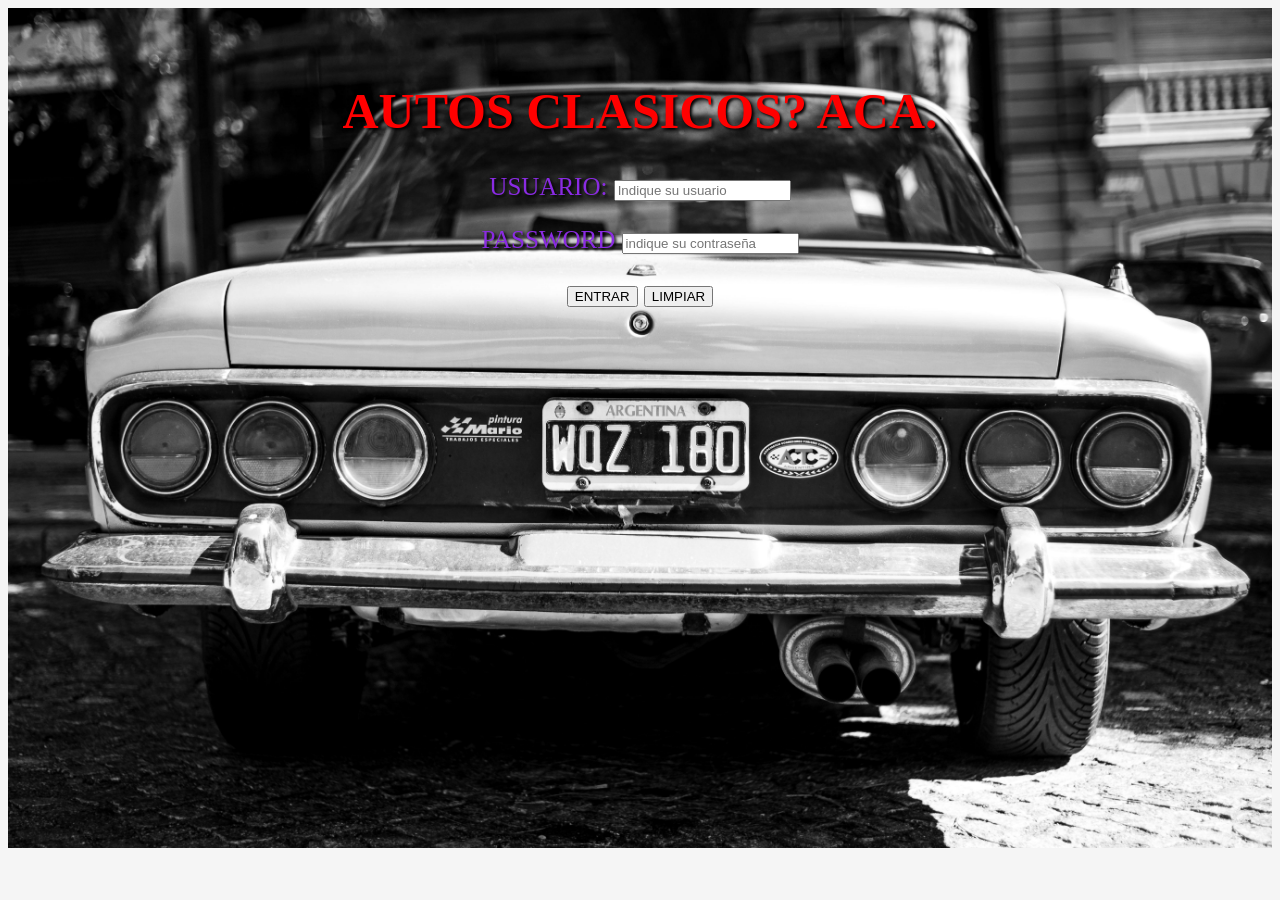
<file: index.html>
<!DOCTYPE html>
<html lang="en">
<head>
    <meta charset="UTF-8">
    <meta name="viewport" content="width=device-width, initial-scale=1.0">
    <title>SISTEMA DE AUTOS</title>
    <link rel="stylesheet" href="estiloproyecto1.css">
</head>
 <script src="prueba.js"></script>
<body>
    <div id="contenedor1">
    <H1>AUTOS CLASICOS? ACA.</H1>
    <p>USUARIO: <input type="text" id="usuario" placeholder="Indique su usuario"></p>
    <p>PASSWORD <input type="password" id="clave" placeholder="indique su contraseña"></p>
    <button onclick="validar()">ENTRAR</button>
    <button onclick="limpiar()">LIMPIAR</button>

</div>
</body>
</html>
</file>
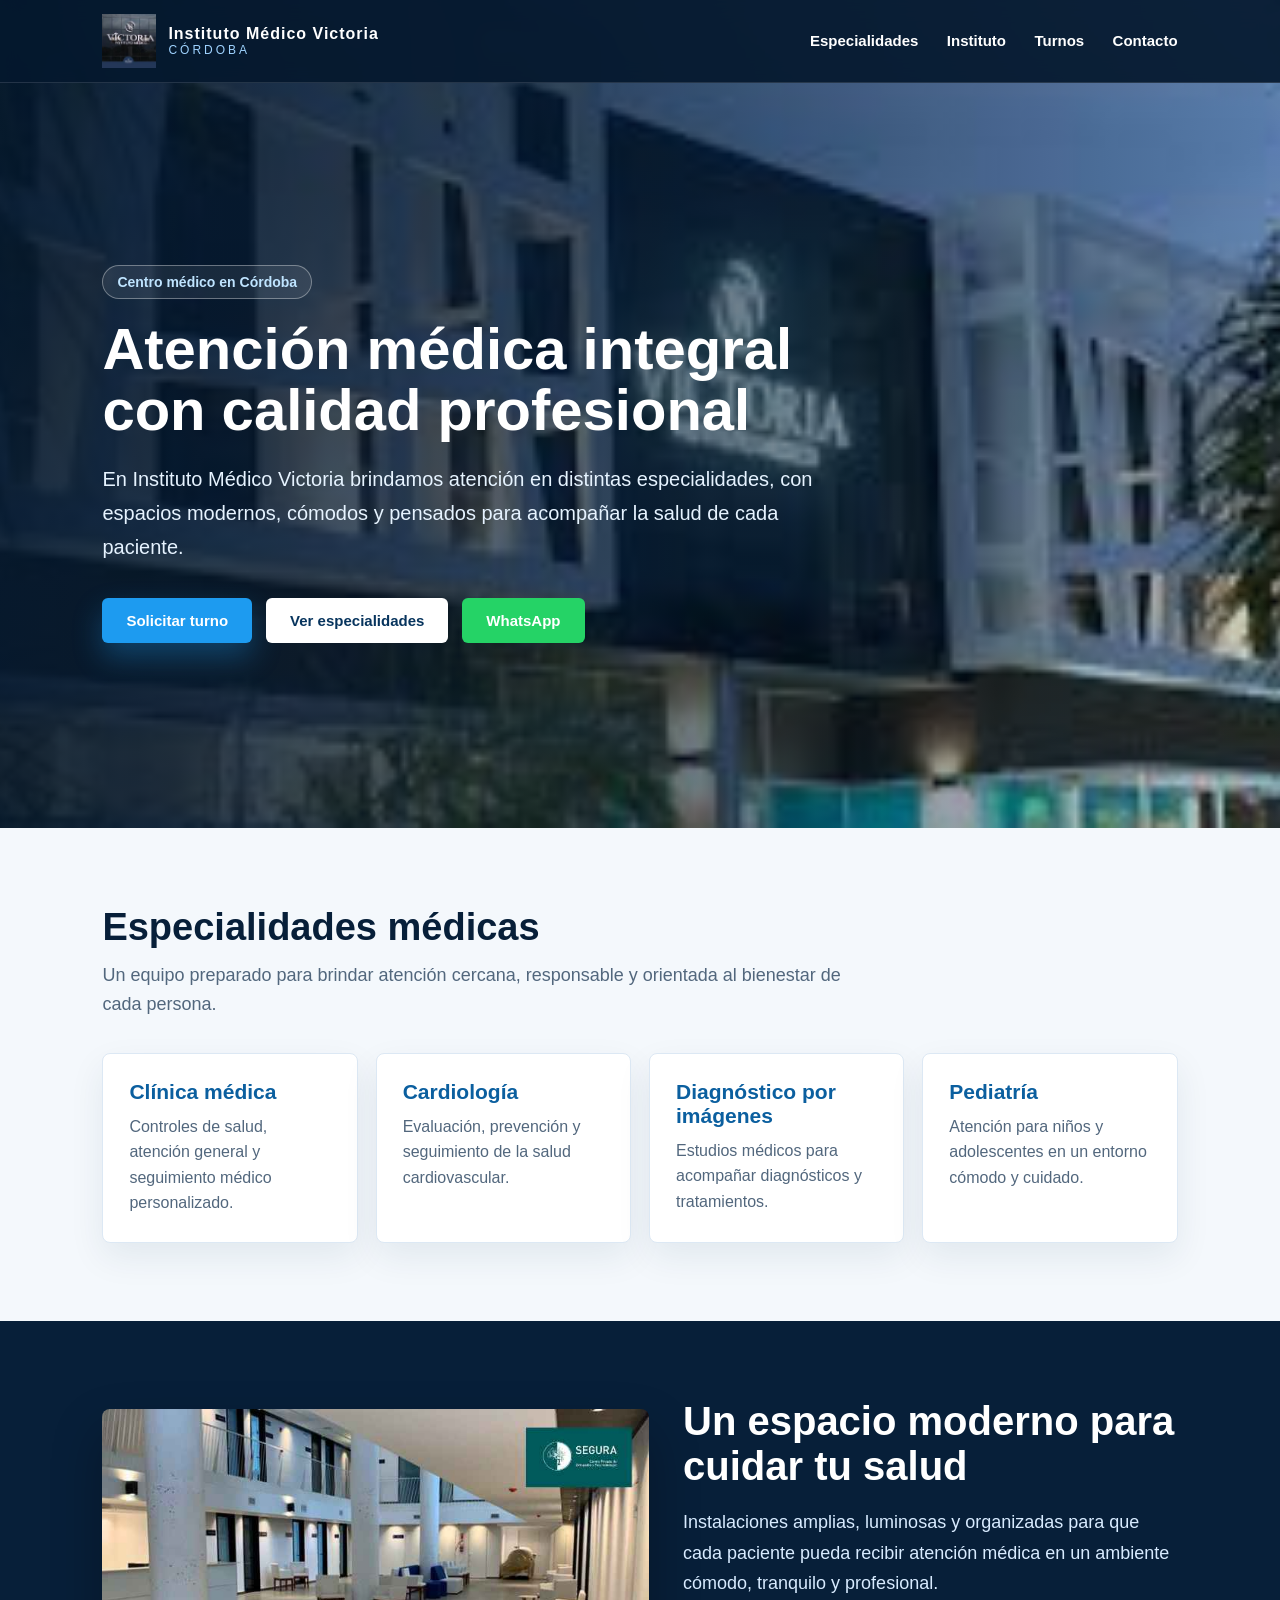
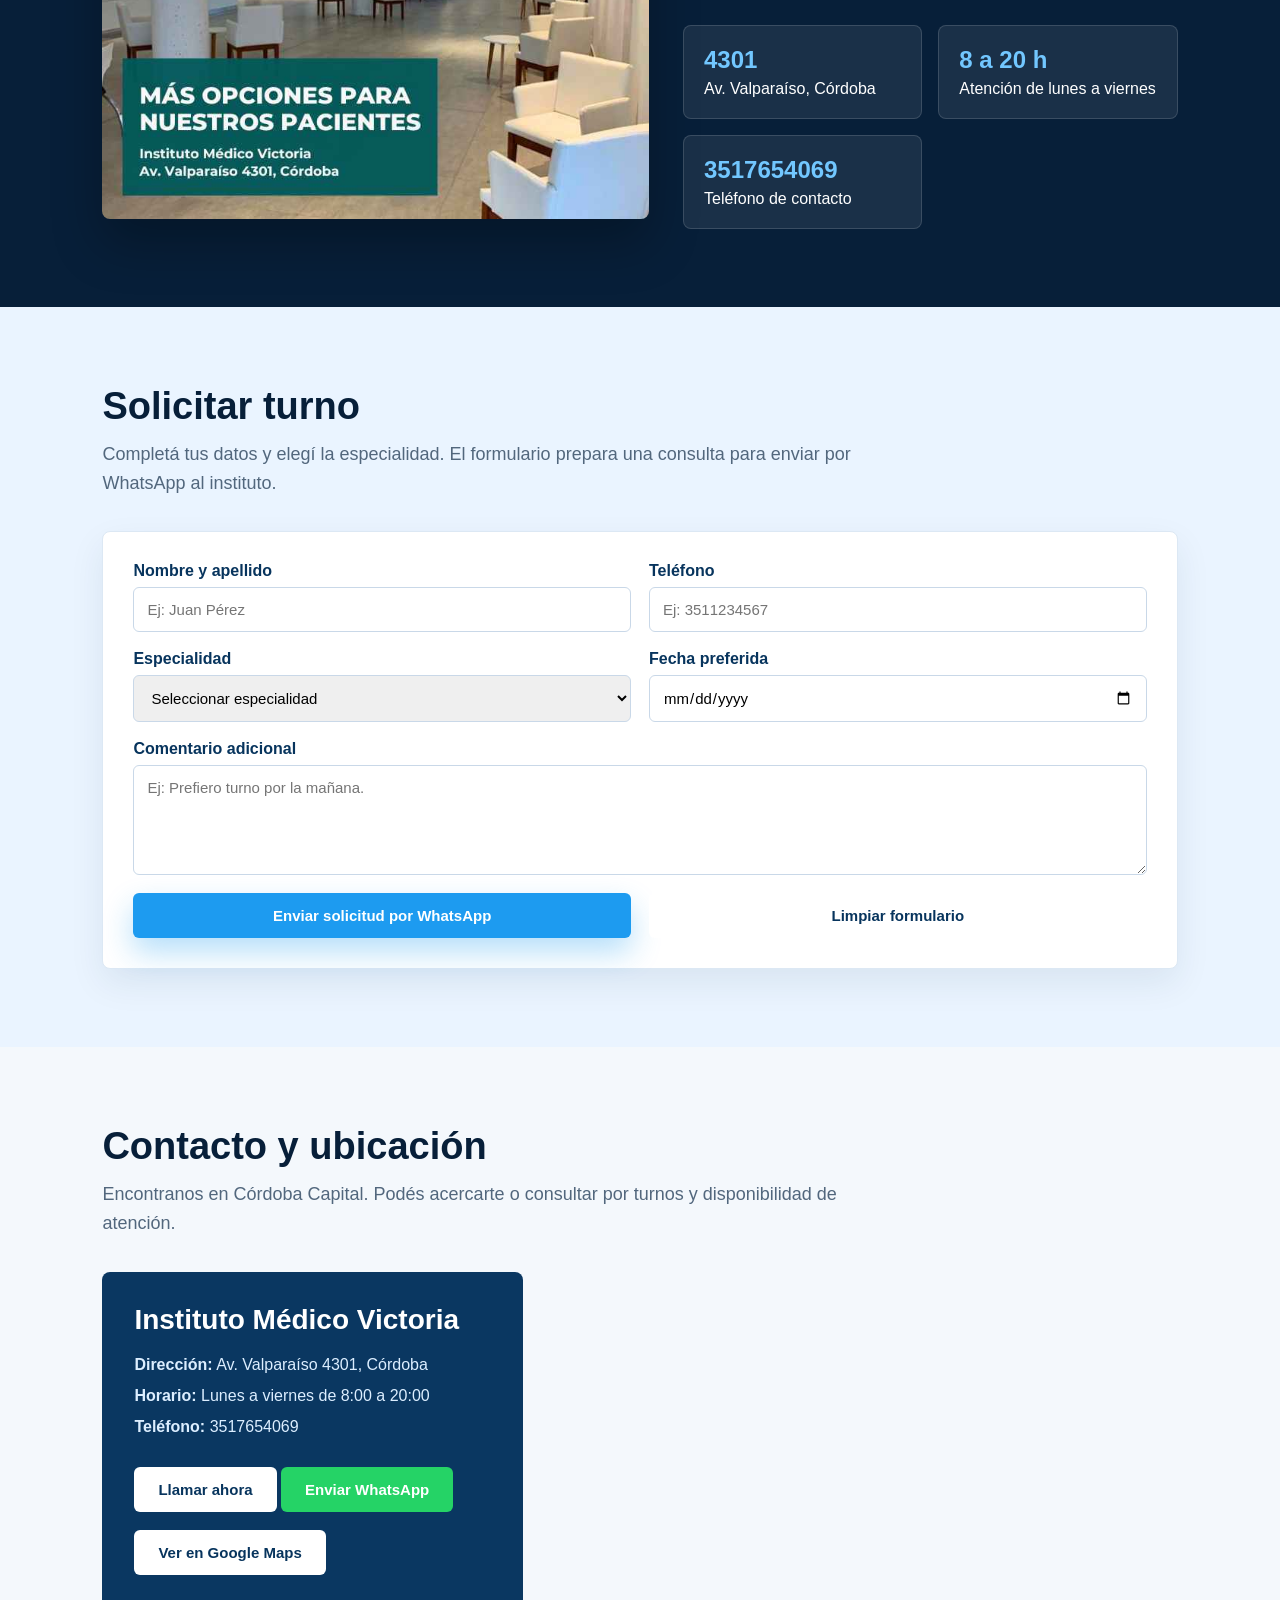
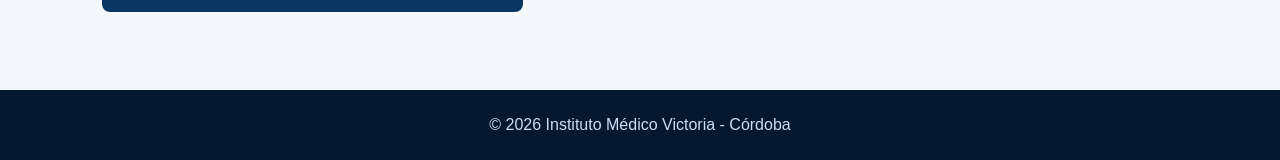
<file: proyectowebjcc}/index.html>
<!DOCTYPE html>
<html lang="es">
<head>
  <meta charset="UTF-8" />
  <meta name="viewport" content="width=device-width, initial-scale=1.0" />
  <title>Instituto Médico Victoria</title>

  <style>
    * {
      box-sizing: border-box;
      margin: 0;
      padding: 0;
    }

    html {
      scroll-behavior: smooth;
    }

    body {
      font-family: "Segoe UI", Arial, sans-serif;
      color: #102033;
      background: #f4f8fc;
    }

    header {
      position: fixed;
      top: 0;
      width: 100%;
      z-index: 10;
      padding: 14px 8%;
      display: flex;
      justify-content: space-between;
      align-items: center;
      background: rgba(5, 24, 46, 0.92);
      backdrop-filter: blur(10px);
      border-bottom: 1px solid rgba(255,255,255,0.12);
      transition: 0.3s;
    }

    header.scrolled {
      padding: 9px 8%;
      background: rgba(3, 18, 34, 0.97);
      box-shadow: 0 12px 30px rgba(0,0,0,0.25);
    }

    .marca {
      display: flex;
      align-items: center;
      gap: 12px;
      color: white;
      font-weight: 800;
      letter-spacing: 1px;
    }

    .marca img {
      height: 54px;
      width: auto;
      display: block;
    }

    .marca-texto span {
      display: block;
      font-size: 12px;
      font-weight: 500;
      letter-spacing: 3px;
      color: #9fd3ff;
    }

    nav a {
      color: white;
      text-decoration: none;
      margin-left: 24px;
      font-weight: 600;
      font-size: 15px;
    }

    nav a:hover {
      color: #72c7ff;
    }

    .hero {
      min-height: 92vh;
      padding: 150px 8% 70px;
      display: flex;
      align-items: center;
      background:
        linear-gradient(90deg, rgba(4, 24, 46, 0.92), rgba(4, 24, 46, 0.62), rgba(4, 24, 46, 0.18)),
        url("fachada-victoria.jpg");
      background-size: cover;
      background-position: center;
      color: white;
    }

    .hero-contenido {
      max-width: 720px;
    }

    .etiqueta {
      display: inline-block;
      padding: 8px 14px;
      margin-bottom: 20px;
      border: 1px solid rgba(255,255,255,0.35);
      border-radius: 999px;
      color: #bfe4ff;
      background: rgba(255,255,255,0.08);
      font-weight: 700;
      font-size: 14px;
    }

    h1 {
      font-size: 58px;
      line-height: 1.05;
      margin-bottom: 22px;
    }

    .hero p {
      font-size: 20px;
      line-height: 1.7;
      margin-bottom: 34px;
      color: #e6f3ff;
    }

    .acciones {
      display: flex;
      gap: 14px;
      flex-wrap: wrap;
    }

    .btn {
      padding: 14px 24px;
      border-radius: 6px;
      text-decoration: none;
      font-weight: 800;
      transition: 0.2s;
      display: inline-block;
      border: none;
      cursor: pointer;
      font-size: 15px;
    }

    .btn-principal {
      background: #1d9bf0;
      color: white;
      box-shadow: 0 14px 30px rgba(29, 155, 240, 0.32);
    }

    .btn-principal:hover {
      background: #0b86d8;
      transform: translateY(-2px);
    }

    .btn-secundario {
      background: white;
      color: #07345d;
    }

    .btn-secundario:hover {
      background: #dff2ff;
      transform: translateY(-2px);
    }

    .btn-whatsapp {
      background: #25d366;
      color: white;
    }

    .btn-whatsapp:hover {
      background: #1eb85a;
      transform: translateY(-2px);
    }

    section {
      padding: 78px 8%;
    }

    .titulo {
      max-width: 760px;
      margin-bottom: 34px;
    }

    .titulo h2 {
      font-size: 38px;
      margin-bottom: 12px;
      color: #071f39;
    }

    .titulo p {
      font-size: 18px;
      color: #52677d;
      line-height: 1.6;
    }

    .cards {
      display: grid;
      grid-template-columns: repeat(auto-fit, minmax(230px, 1fr));
      gap: 18px;
    }

    .card {
      background: white;
      border: 1px solid #dce8f4;
      border-radius: 8px;
      padding: 26px;
      box-shadow: 0 14px 35px rgba(13, 45, 76, 0.08);
    }

    .card h3 {
      color: #0b5f9f;
      margin-bottom: 10px;
      font-size: 21px;
    }

    .card p {
      color: #52677d;
      line-height: 1.6;
    }

    .bloque-imagen {
      display: grid;
      grid-template-columns: 1.05fr 0.95fr;
      gap: 34px;
      align-items: center;
      background: #071f39;
      color: white;
    }

    .bloque-imagen img {
      width: 100%;
      border-radius: 8px;
      box-shadow: 0 24px 50px rgba(0,0,0,0.28);
      display: block;
    }

    .bloque-imagen h2 {
      font-size: 40px;
      margin-bottom: 18px;
    }

    .bloque-imagen p {
      color: #d8ebff;
      font-size: 18px;
      line-height: 1.7;
      margin-bottom: 22px;
    }

    .datos {
      display: grid;
      grid-template-columns: repeat(auto-fit, minmax(220px, 1fr));
      gap: 16px;
      margin-top: 26px;
    }

    .dato {
      padding: 20px;
      border-radius: 8px;
      background: rgba(255,255,255,0.08);
      border: 1px solid rgba(255,255,255,0.14);
    }

    .dato strong {
      display: block;
      font-size: 24px;
      color: #72c7ff;
      margin-bottom: 6px;
    }

    .turnos {
      background: #eaf4ff;
    }

    form {
      display: grid;
      grid-template-columns: repeat(2, 1fr);
      gap: 18px;
      background: white;
      padding: 30px;
      border-radius: 8px;
      border: 1px solid #dce8f4;
      box-shadow: 0 14px 35px rgba(13, 45, 76, 0.08);
    }

    .campo {
      display: flex;
      flex-direction: column;
      gap: 7px;
    }

    .campo.completo {
      grid-column: 1 / -1;
    }

    label {
      font-weight: 700;
      color: #07345d;
    }

    input,
    select,
    textarea {
      padding: 13px;
      border: 1px solid #c9d8e8;
      border-radius: 6px;
      font-family: inherit;
      font-size: 15px;
      outline: none;
    }

    input:focus,
    select:focus,
    textarea:focus {
      border-color: #1d9bf0;
      box-shadow: 0 0 0 3px rgba(29, 155, 240, 0.14);
    }

    textarea {
      resize: vertical;
      min-height: 110px;
    }

    .mensaje-formulario {
      grid-column: 1 / -1;
      display: none;
      padding: 14px;
      border-radius: 6px;
      font-weight: 700;
    }

    .mensaje-formulario.ok {
      display: block;
      background: #d9fbe7;
      color: #116336;
      border: 1px solid #9ee6b8;
    }

    .mensaje-formulario.error {
      display: block;
      background: #ffe1e1;
      color: #8a1f1f;
      border: 1px solid #f2abab;
    }

    .contacto {
      display: grid;
      grid-template-columns: 0.8fr 1.2fr;
      gap: 24px;
    }

    .panel-contacto {
      background: #0a3761;
      color: white;
      padding: 32px;
      border-radius: 8px;
    }

    .panel-contacto h3 {
      font-size: 28px;
      margin-bottom: 20px;
    }

    .panel-contacto p {
      margin-bottom: 13px;
      color: #dceeff;
    }

    iframe {
      width: 100%;
      height: 340px;
      border: 0;
      border-radius: 8px;
    }

    footer {
      padding: 26px 8%;
      background: #04182e;
      color: #c9def2;
      text-align: center;
    }

    @media (max-width: 800px) {
      header {
        position: static;
        display: block;
      }

      .marca {
        margin-bottom: 12px;
      }

      nav a {
        display: inline-block;
        margin: 8px 14px 0 0;
      }

      .hero {
        min-height: auto;
        padding: 80px 8%;
      }

      h1 {
        font-size: 38px;
      }

      .hero p {
        font-size: 17px;
      }

      .bloque-imagen,
      .contacto,
      form {
        grid-template-columns: 1fr;
      }

      .bloque-imagen h2,
      .titulo h2 {
        font-size: 30px;
      }
    }
  </style>
</head>

<body>
  <header id="header">
    <div class="marca">
      <img src="logo-victoria.jpg" alt="Logo Instituto Médico Victoria">
      <div class="marca-texto">
        Instituto Médico Victoria
        <span>CÓRDOBA</span>
      </div>
    </div>

    <nav>
      <a href="#especialidades">Especialidades</a>
      <a href="#instituto">Instituto</a>
      <a href="#turnos">Turnos</a>
      <a href="#contacto">Contacto</a>
    </nav>
  </header>

  <main>
    <section class="hero">
      <div class="hero-contenido">
        <span class="etiqueta">Centro médico en Córdoba</span>
        <h1>Atención médica integral con calidad profesional</h1>
        <p>
          En Instituto Médico Victoria brindamos atención en distintas especialidades,
          con espacios modernos, cómodos y pensados para acompañar la salud de cada paciente.
        </p>

        <div class="acciones">
          <a class="btn btn-principal" href="#turnos">Solicitar turno</a>
          <a class="btn btn-secundario" href="#especialidades">Ver especialidades</a>
          <a class="btn btn-whatsapp" href="https://wa.me/543517654069" target="_blank">WhatsApp</a>
        </div>
      </div>
    </section>

    <section id="especialidades">
      <div class="titulo">
        <h2>Especialidades médicas</h2>
        <p>
          Un equipo preparado para brindar atención cercana, responsable y orientada
          al bienestar de cada persona.
        </p>
      </div>

      <div class="cards">
        <div class="card">
          <h3>Clínica médica</h3>
          <p>Controles de salud, atención general y seguimiento médico personalizado.</p>
        </div>

        <div class="card">
          <h3>Cardiología</h3>
          <p>Evaluación, prevención y seguimiento de la salud cardiovascular.</p>
        </div>

        <div class="card">
          <h3>Diagnóstico por imágenes</h3>
          <p>Estudios médicos para acompañar diagnósticos y tratamientos.</p>
        </div>

        <div class="card">
          <h3>Pediatría</h3>
          <p>Atención para niños y adolescentes en un entorno cómodo y cuidado.</p>
        </div>
      </div>
    </section>

    <section id="instituto" class="bloque-imagen">
      <img src="interior-victoria.jpg" alt="Interior del Instituto Médico Victoria">

      <div>
        <h2>Un espacio moderno para cuidar tu salud</h2>
        <p>
          Instalaciones amplias, luminosas y organizadas para que cada paciente
          pueda recibir atención médica en un ambiente cómodo, tranquilo y profesional.
        </p>

        <div class="datos">
          <div class="dato">
            <strong>4301</strong>
            Av. Valparaíso, Córdoba
          </div>
          <div class="dato">
            <strong>8 a 20 h</strong>
            Atención de lunes a viernes
          </div>
          <div class="dato">
            <strong>3517654069</strong>
            Teléfono de contacto
          </div>
        </div>
      </div>
    </section>

    <section id="turnos" class="turnos">
      <div class="titulo">
        <h2>Solicitar turno</h2>
        <p>
          Completá tus datos y elegí la especialidad. El formulario prepara una consulta
          para enviar por WhatsApp al instituto.
        </p>
      </div>

      <form id="formTurno">
        <div class="campo">
          <label for="nombre">Nombre y apellido</label>
          <input type="text" id="nombre" placeholder="Ej: Juan Pérez">
        </div>

        <div class="campo">
          <label for="telefono">Teléfono</label>
          <input type="tel" id="telefono" placeholder="Ej: 3511234567">
        </div>

        <div class="campo">
          <label for="especialidad">Especialidad</label>
          <select id="especialidad">
            <option value="">Seleccionar especialidad</option>
            <option value="Clínica médica">Clínica médica</option>
            <option value="Cardiología">Cardiología</option>
            <option value="Diagnóstico por imágenes">Diagnóstico por imágenes</option>
            <option value="Pediatría">Pediatría</option>
          </select>
        </div>

        <div class="campo">
          <label for="fecha">Fecha preferida</label>
          <input type="date" id="fecha">
        </div>

        <div class="campo completo">
          <label for="mensaje">Comentario adicional</label>
          <textarea id="mensaje" placeholder="Ej: Prefiero turno por la mañana."></textarea>
        </div>

        <div id="mensajeFormulario" class="mensaje-formulario"></div>

        <button class="btn btn-principal" type="submit">Enviar solicitud por WhatsApp</button>
        <button class="btn btn-secundario" type="button" id="limpiarFormulario">Limpiar formulario</button>
      </form>
    </section>

    <section id="contacto">
      <div class="titulo">
        <h2>Contacto y ubicación</h2>
        <p>
          Encontranos en Córdoba Capital. Podés acercarte o consultar por turnos
          y disponibilidad de atención.
        </p>
      </div>

      <div class="contacto">
        <div class="panel-contacto">
          <h3>Instituto Médico Victoria</h3>
          <p><strong>Dirección:</strong> Av. Valparaíso 4301, Córdoba</p>
          <p><strong>Horario:</strong> Lunes a viernes de 8:00 a 20:00</p>
          <p><strong>Teléfono:</strong> 3517654069</p>

          <br>

          <a class="btn btn-secundario" href="tel:3517654069">Llamar ahora</a>
          <a class="btn btn-whatsapp" href="https://wa.me/543517654069" target="_blank">Enviar WhatsApp</a>

          <br><br>

          <a
            class="btn btn-secundario"
            href="https://www.google.com/maps/search/?api=1&query=Av.+Valparaiso+4301+Cordoba"
            target="_blank">
            Ver en Google Maps
          </a>
        </div>

        <iframe
          src="https://www.google.com/maps?q=Av.%20Valparaiso%204301%20Cordoba&output=embed"
          loading="lazy">
        </iframe>
      </div>
    </section>
  </main>

  <footer>
    <p>© 2026 Instituto Médico Victoria - Córdoba</p>
  </footer>

  <script>
    const header = document.getElementById("header");
    const formTurno = document.getElementById("formTurno");
    const mensajeFormulario = document.getElementById("mensajeFormulario");
    const limpiarFormulario = document.getElementById("limpiarFormulario");

    window.addEventListener("scroll", function () {
      if (window.scrollY > 40) {
        header.classList.add("scrolled");
      } else {
        header.classList.remove("scrolled");
      }
    });

    formTurno.addEventListener("submit", function (event) {
      event.preventDefault();

      const nombre = document.getElementById("nombre").value.trim();
      const telefono = document.getElementById("telefono").value.trim();
      const especialidad = document.getElementById("especialidad").value;
      const fecha = document.getElementById("fecha").value;
      const mensaje = document.getElementById("mensaje").value.trim();

      if (nombre === "" || telefono === "" || especialidad === "" || fecha === "") {
        mostrarMensaje("Por favor completá nombre, teléfono, especialidad y fecha preferida.", "error");
        return;
      }

      if (telefono.length < 8) {
        mostrarMensaje("Ingresá un teléfono válido.", "error");
        return;
      }

      const textoWhatsApp =
        "Hola, quiero solicitar un turno en Instituto Médico Victoria.%0A%0A" +
        "Nombre: " + encodeURIComponent(nombre) + "%0A" +
        "Teléfono: " + encodeURIComponent(telefono) + "%0A" +
        "Especialidad: " + encodeURIComponent(especialidad) + "%0A" +
        "Fecha preferida: " + encodeURIComponent(fecha) + "%0A" +
        "Comentario: " + encodeURIComponent(mensaje || "Sin comentario adicional");

      mostrarMensaje("Solicitud preparada. Se abrirá WhatsApp para enviar el mensaje.", "ok");

      setTimeout(function () {
        window.open("https://wa.me/543517654069?text=" + textoWhatsApp, "_blank");
      }, 700);
    });

    limpiarFormulario.addEventListener("click", function () {
      formTurno.reset();
      mensajeFormulario.className = "mensaje-formulario";
      mensajeFormulario.textContent = "";
    });

    function mostrarMensaje(texto, tipo) {
      mensajeFormulario.textContent = texto;
      mensajeFormulario.className = "mensaje-formulario " + tipo;
    }
  </script>
</body>
</html>
</file>
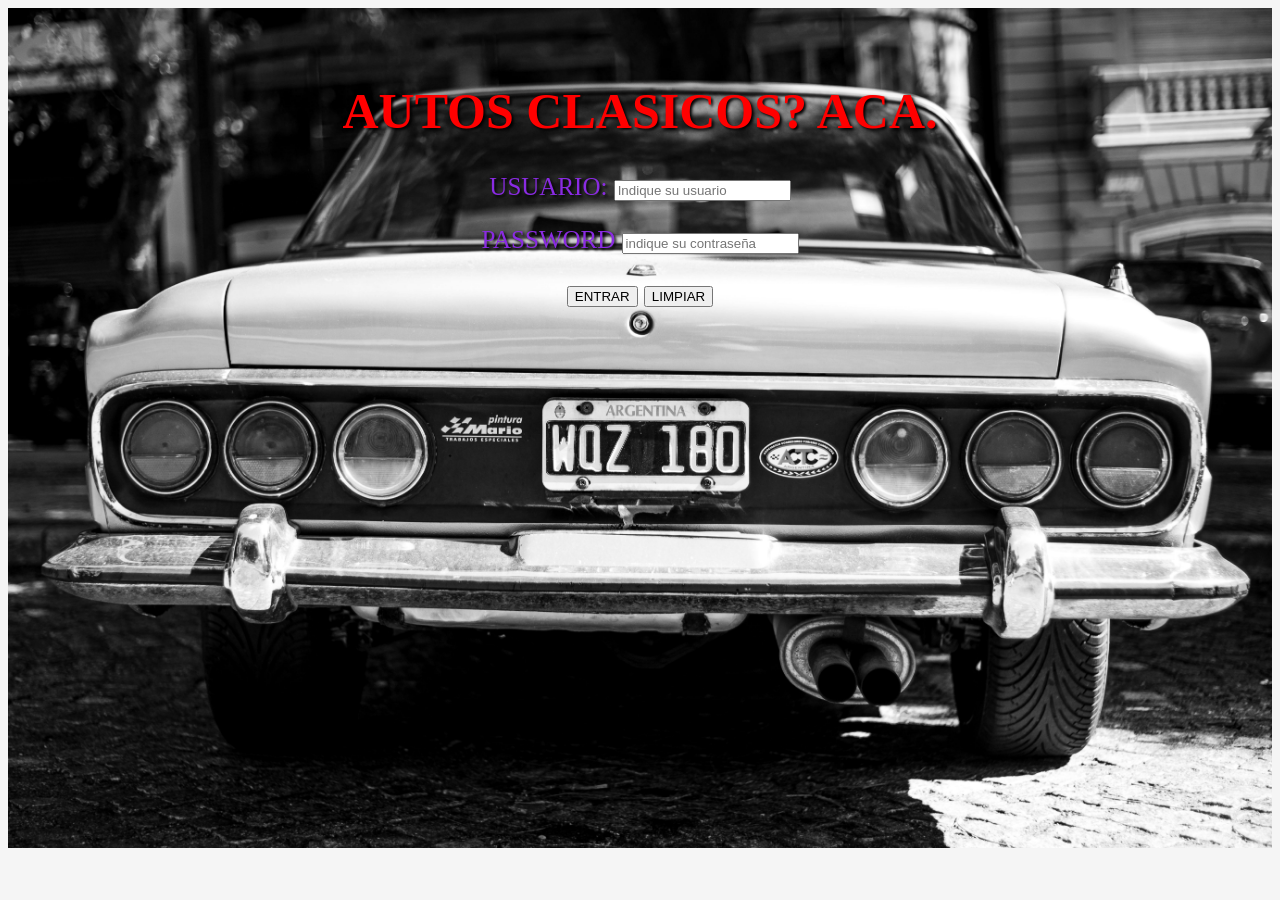
<file: autos.html>
<!DOCTYPE html>
<html lang="en">
<head>
    <meta charset="UTF-8">
    <meta name="viewport" content="width=device-width, initial-scale=1.0">
    <title>SISTEMA DE AUTOS</title>
    <link rel="stylesheet" href="estiloproyecto1.css">
</head>
 <script src="prueba.js"></script>
<body>
    <div id="contenedor1">
    <H1>AUTOS CLASICOS? ACA.</H1>
    <p>USUARIO: <input type="text" id="usuario" placeholder="Indique su usuario"></p>
    <p>PASSWORD <input type="password" id="clave" placeholder="indique su contraseña"></p>
    <button onclick="validar()">ENTRAR</button>
    <button onclick="limpiar()">LIMPIAR</button>

</div>
</body>
</html>
</file>
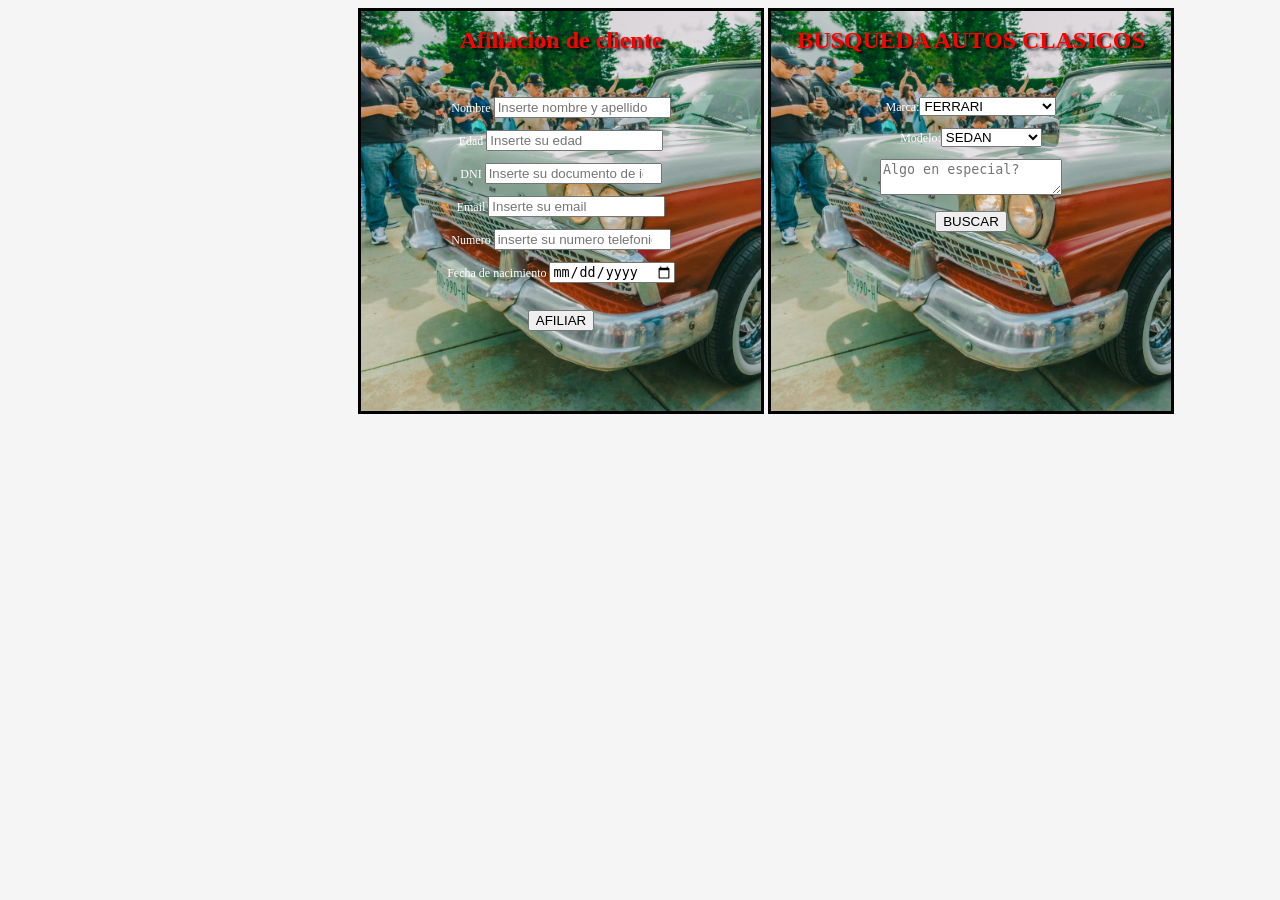
<file: index2.html>
<!DOCTYPE html>
<html lang="en">
<head>
    <meta charset="UTF-8">
    <meta name="viewport" content="width=device-width, initial-scale=1.0">
    <link rel="stylesheet" href="estiloproyecto1.css">
    <script src="prueba.js"></script>
    <title>sistema</title>
</head>
<body>
    <div class="CONTENEDOR1" style="margin-left: 350px;">
    <h1>Afiliacion de cliente</h1>
    <br>
    <p>Nombre <input type="text" id="nombre" placeholder="Inserte nombre y apellido"></p>
    <p>Edad <input type="number" id="edad" placeholder="Inserte su edad"></p>
    <p>DNI <input type="number" id="DNI" placeholder="Inserte su documento de identidad nacional"></p>
    <p>Email <input type="email" id="email" placeholder="Inserte su email"></p>
    <p>Numero <input type="number" id="numero" placeholder="inserte su numero telefonico"></p>
    <p>Fecha de nacimiento <input type="date" name="fecha" placeholder="Inserte su fecha de nacimiento"></p>
<br>
<button onclick="afiliar ()">AFILIAR</button>
<p id="resultado3"></p>
</div>
<div class="CONTENEDOR1">
<h1>BUSQUEDA AUTOS CLASICOS</h1>
<br>
<p>Marca:<select id="marca">
    <option value="1">FERRARI</option>
    <option value="2">PAGANI</option>
    <option value="3">LAMBORGHINI</option>
    <option value="4">VENTO TUNEADO</option>
    </select>
</p>
    <p>Modelo:<select id="tipo">
        <option value="1">SEDAN</option>
        <option value="2">DEPORTIVO</option>
        <OPTIOn value="3">HANGEO</OPTIOn>
        <option value="4">CAMIONETA</option>
        </SELECt>
        <br>
        <p><textarea name="Comentarios" placeholder="Algo en especial?"></textarea></p>
        <button onclick="buscar()">BUSCAR</button>
        <br>
        <p id="resultado4"></p>
        </div>
</body>
</html>
</file>
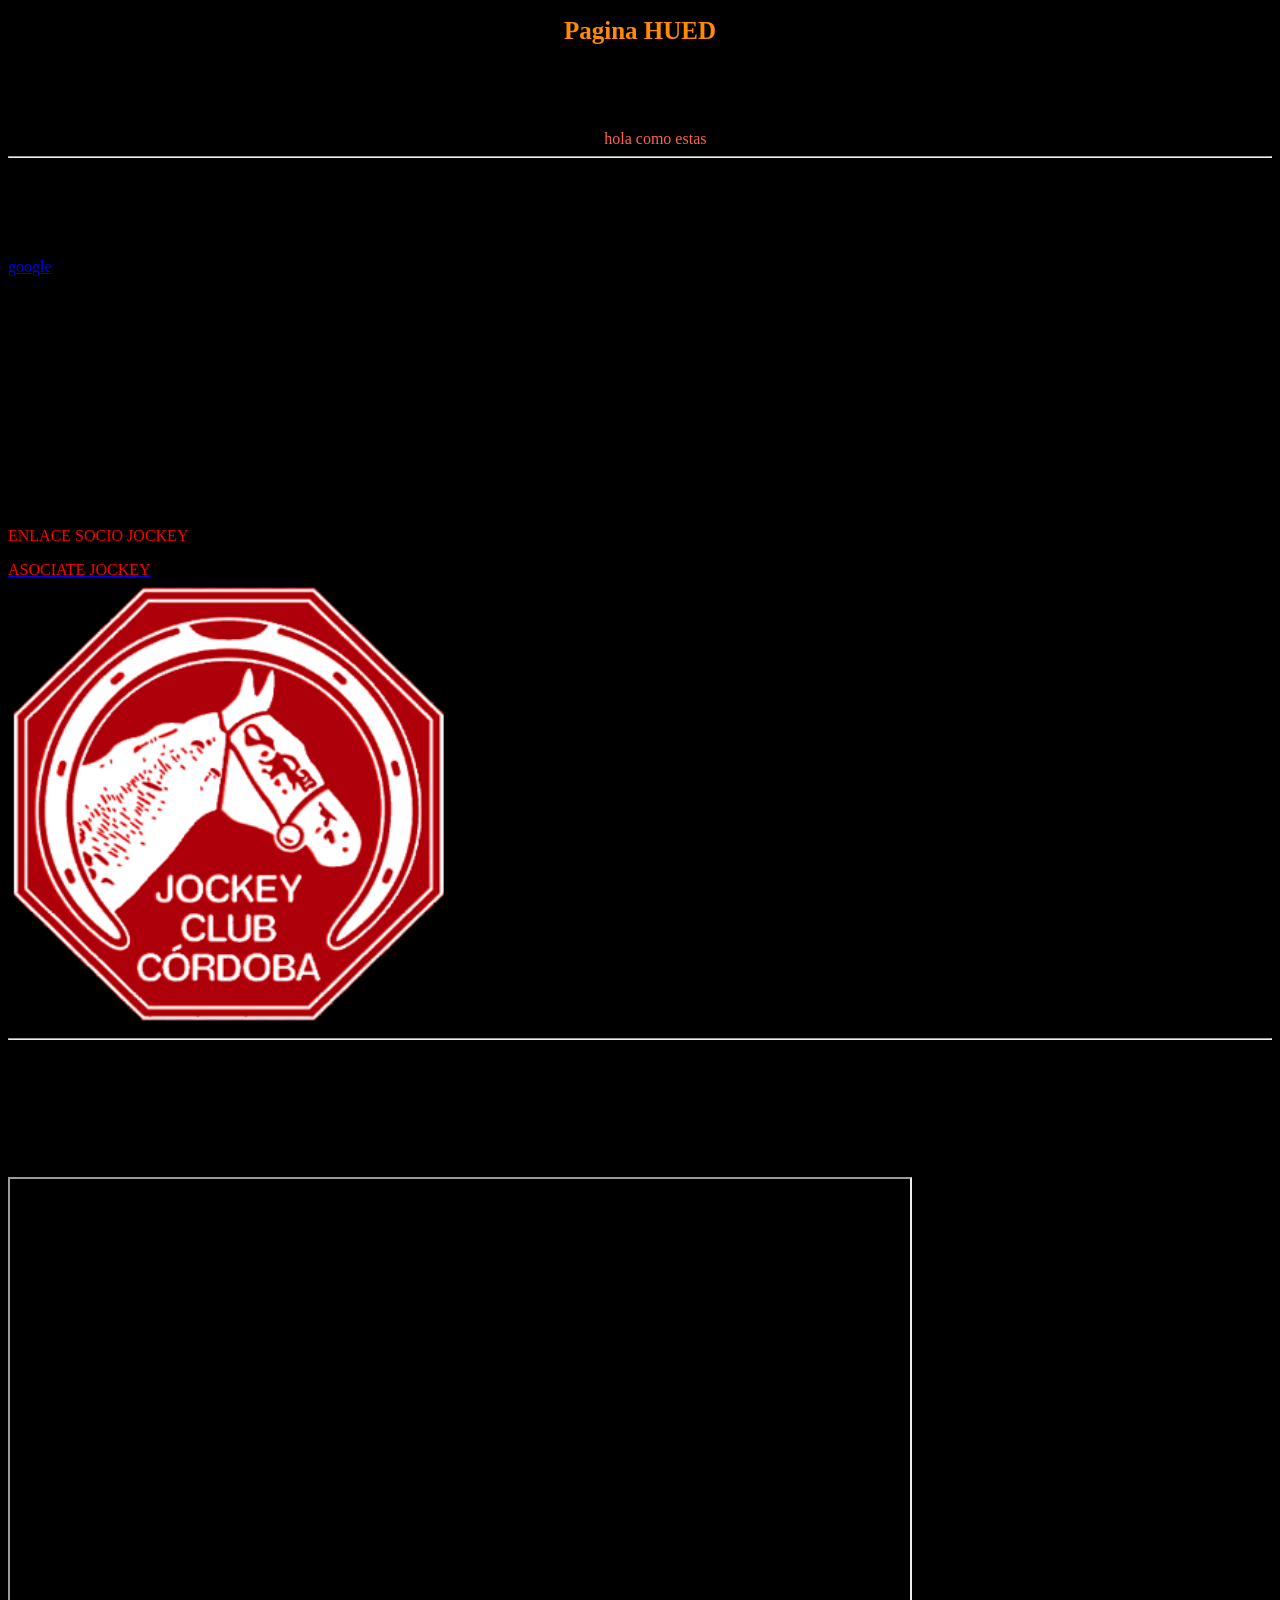
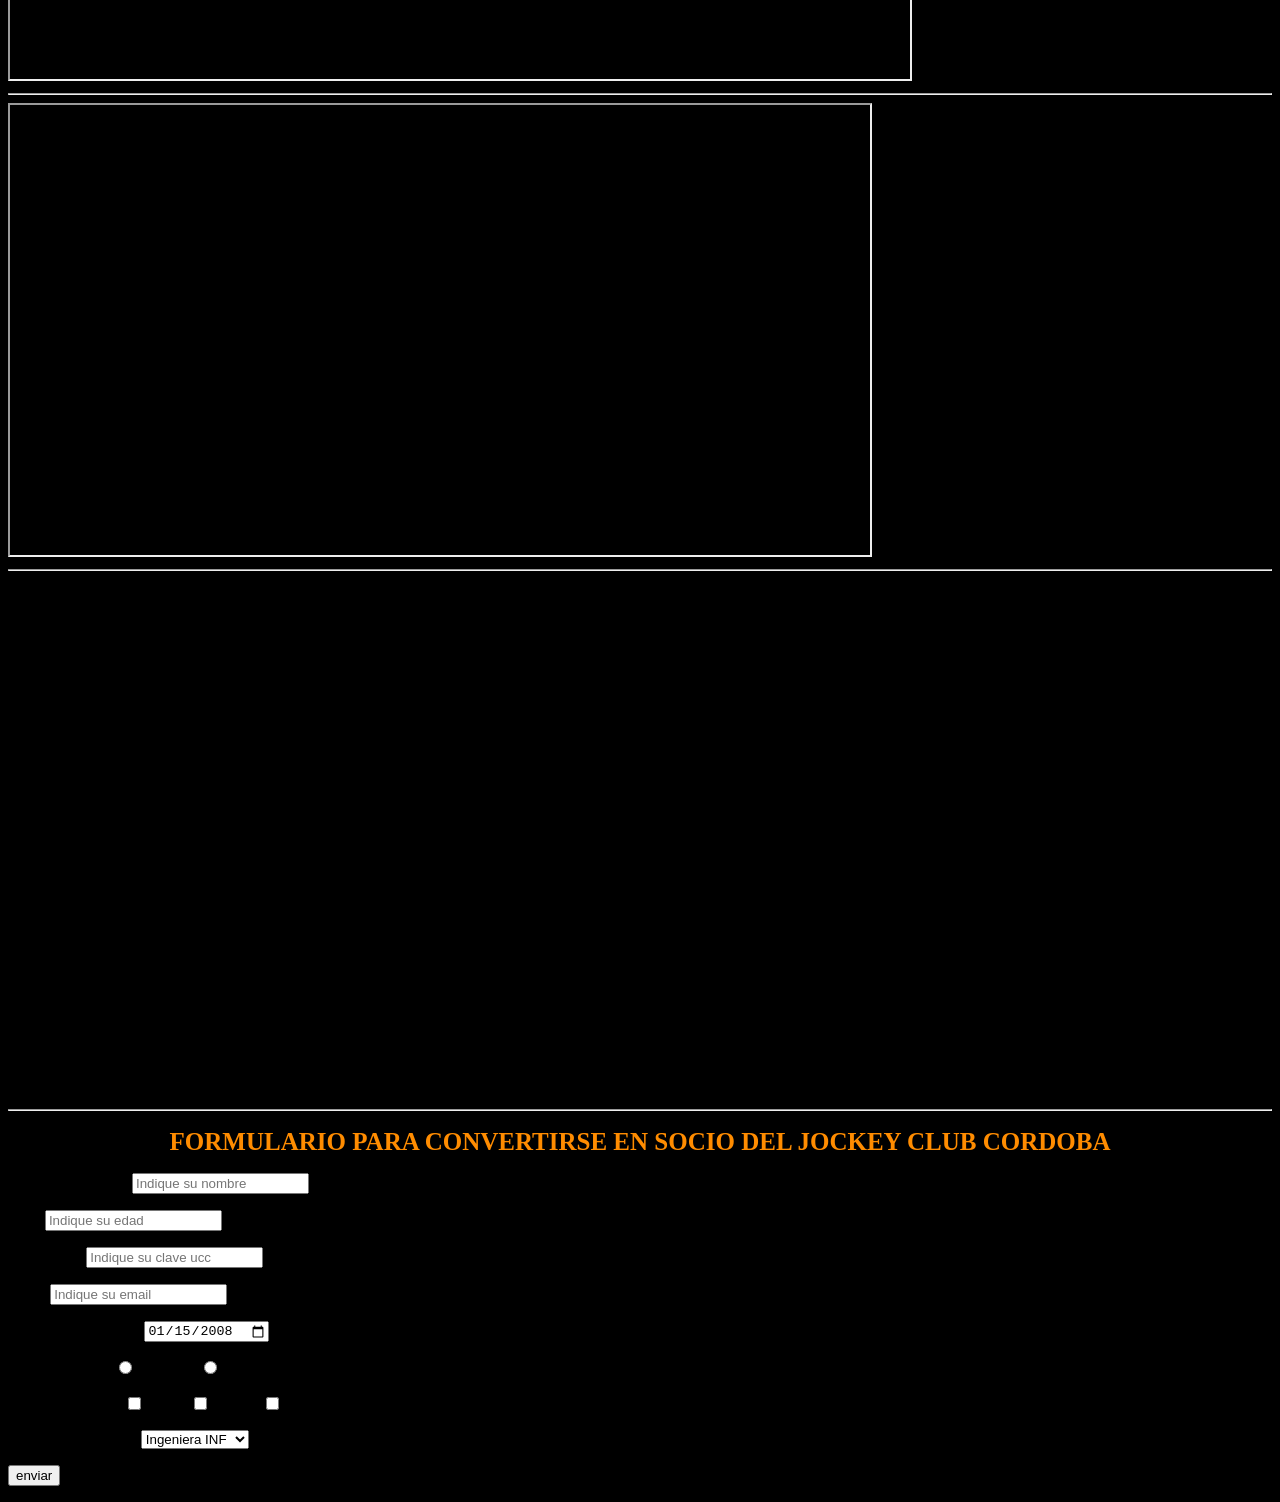
<file: JCC.html>
<!DOCTYPE html>
<html lang="en">
<head>
    <meta charset="UTF-8">
    <meta name="viewport" content="width=device-width, initial-scale=1.0">
    <title>pagina hued</title>
    <link rel="stylesheet" href="estilos.css">
</head>
<body>
    <h1>Pagina HUED</h1>
    <p class="p1">hoy tablada pierde con bonus <br> 
        <p id="p2">panchito morelli se manda mocazo en las 5 pierde line y <strong>try de benjamin insausti</strong></p></u></p>
igualmente se puede decir que tablada hizo un gran partido con un pesimo desempeño de los <span style="color: tomato;">hola como estas</span>
<!--panfilo es un qliadaso-->
<hr>
<h2>pagina panfilo</h2>
<p>enlaces</p>
<a href="http://www.google.com">google</a>
<h3>lista</h3>
<ul>
<li>primero jockey</li>
<li>segundo francia </li>
<li>tercero tablada el año pasado</li>
</ul>
<ol>
    <li>primero</li>
    <li>segunda</li>
    <li>tercera</li>
</ol>
<h2>Jockey el mas grande del interior</h2>
<p><span style="color: red;">ENLACE SOCIO JOCKEY</span></p>
<a href="https://www.jockeyclubcordoba.com.ar/asociate/"><span style="color: red;">ASOCIATE JOCKEY</span></a>
<br>
<a href="https://www.jockeyclubcordoba.com.ar" target="_blank"> <img src="/Jockey_club_cba_logo.png" width="440"> </a>
 <hr>
    <br>

    <br>

<h3><STRONg>IFRAME</STRONg></h3>
<p><strong>Historia del unico club cordobes</strong></p>

    <iframe src="https://www.youtube.com/embed/tFRmJQDFaig" width="900" height="500"></iframe>


    <hr>
    

    
    <iframe src="https://ucc.edu.ar" width="860" height=" 450"></iframe>
    <hr>

    <br>
    <p><strong>Ubicación del club mas lindo del país</strong></p>
    <iframe src="https://www.google.com/maps/embed?pb=!1m18!1m12!1m3!1d5239.584809073485!2d-64.18531350740061!3d-31.459782753666836!2m3!1f0!2f0!3f0!3m2!1i1024!2i768!4f13.1!3m3!1m2!1s0x9432a31c5b93f3e1%3A0xfd3cc62928c2b672!2sRugby%20Jockey%20Club%20C%C3%B3rdoba!5e0!3m2!1ses!2sar!4v1776445412485!5m2!1ses!2sar" width="600" height="450" style="border:0;" allowfullscreen="" loading="lazy" referrerpolicy="no-referrer-when-downgrade"></iframe>
<br>
<hr>
<h1>FORMULARIO PARA CONVERTIRSE EN SOCIO DEL JOCKEY CLUB CORDOBA</h1>


<FORm>
<p>Nombre y apellido <input type="text" name="nombre" placeholder="Indique su nombre" required ></p>
<p>Edad <input type="number" name="edad" placeholder="Indique su edad" required></p>
<p>Clave UCC <input type="number" name="clave ucc" placeholder="Indique su clave ucc" required></p>
<p>Email <input type="email" name="email" placeholder="Indique su email" required></p>
<p>Fecha de nacimiento <input type="date" name="nacimiento" value="2008-01-15" placeholder="Fecha de nacimiento" required></p>
<p>Sexo masculino <input type="radio" name="sexo" value="masculino">femenino <input type="radio" name="sexo" value="femenino"></p>
<p>

</p> Idiomas: Español <input type="checkbox" name="idiomas" value="español"> ingles <input type="checkbox" name="idiomas" value="ingles">italiano <input type="checkbox" name="idiomas" value="italiano">
<p>
        <p>Carrera que estudia: <select name="carrera">
            <option>Ingeniera INF</option>
            <option>Ingenieria IND</option>
            <option>Lic en IA</option>
        </p>
        <p><select>

<p><button name="boton">enviar</button></p>    


</FORm>
</body>
</html>
</file>
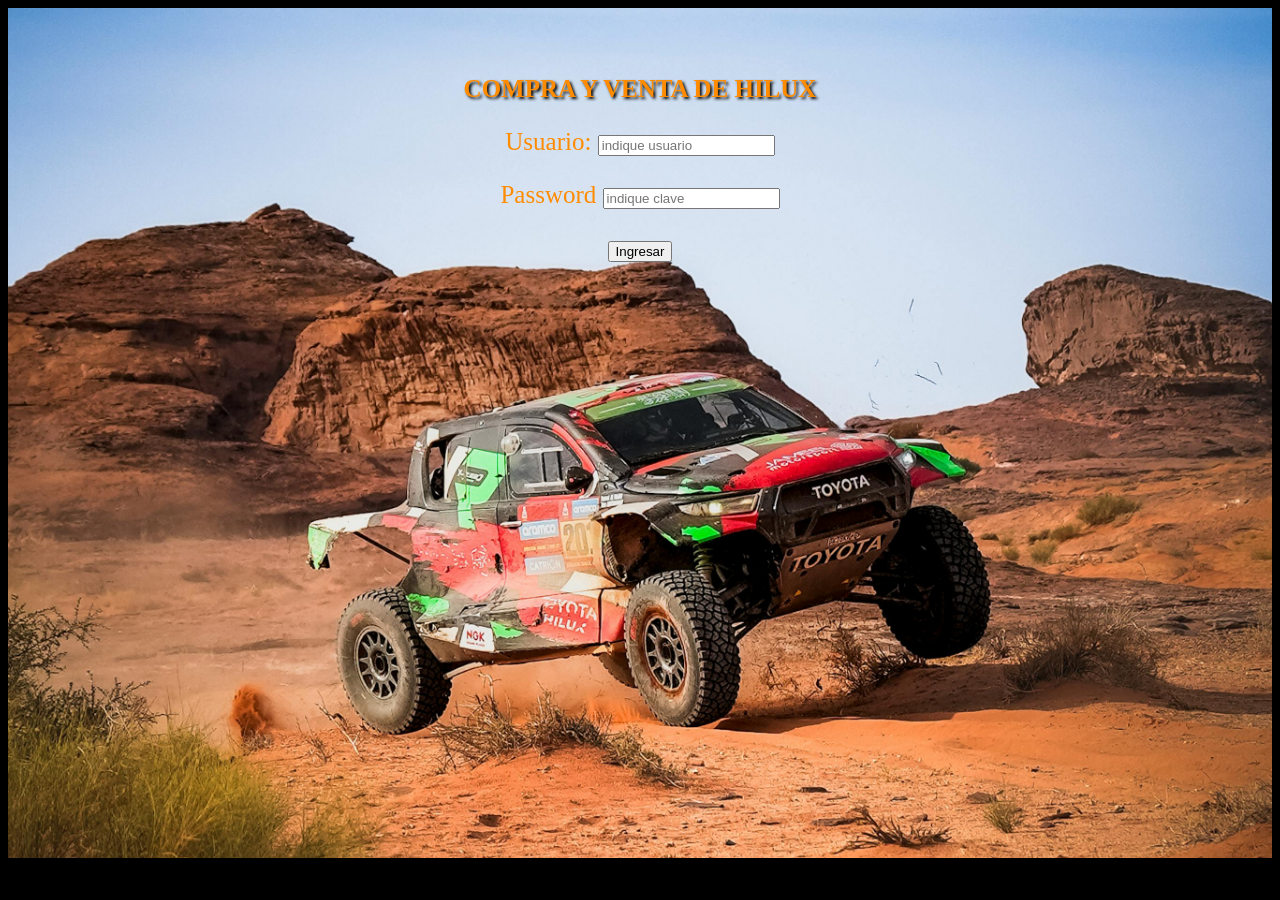
<file: sistema.html>
<!DOCTYPE html>
<html lang="en">
<head>
    <meta charset="UTF-8">
    <meta name="viewport" content="width=device-width, initial-scale=1.0">
    <title>VENTA Y COMPRA DE HILUX</title>
    <link rel="stylesheet" href="estilos.css">
</head>
<body>
    <div class="clase1">
    <h1>COMPRA Y VENTA DE HILUX</h1>

    <P class="puto2">Usuario: <input type="text" name="nombre" placeholder="indique usuario"></P>
    <p class="puto3">Password <input type="password" name="password" placeholder="indique clave" ></p>
    <a href="/sistema2.html"><button name="button">Ingresar</button></a>
    </div>
</body>
</html>
</file>
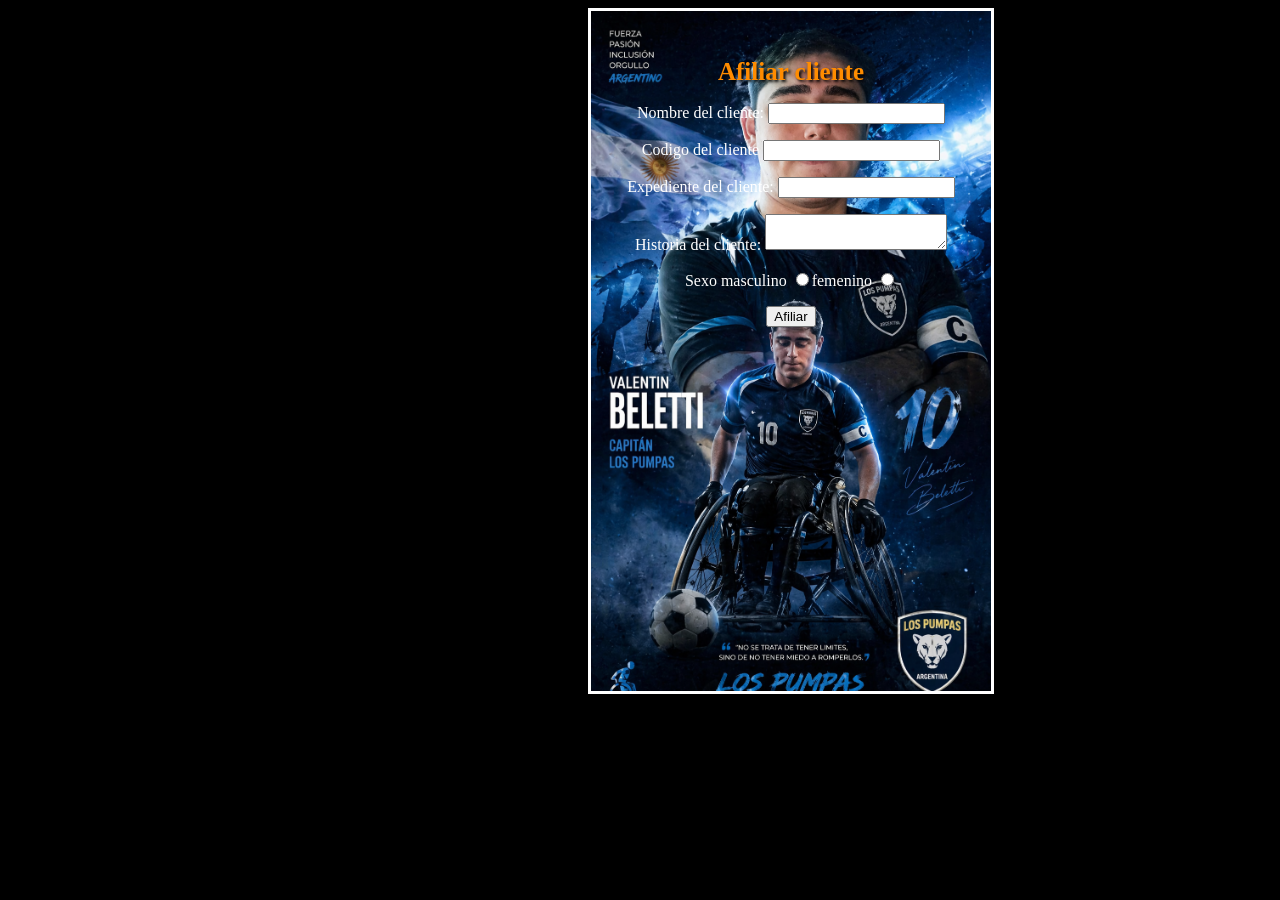
<file: sistema2.html>
<!DOCTYPE html>
<html lang="en">
<head>
    <meta charset="UTF-8">
    <meta name="viewport" content="width=device-width, initial-scale=1.0">

    <title>sistema 2</title>
    <link rel="stylesheet" href="estilos.css">
</head>
<body>
    <div class="contenedor3" style="margin-left: 580px;">
    <h1>Afiliar cliente</h1>
    <form>
        <p>Nombre del cliente: <input type="nombre" name="nombre"></p>
        <p>Codigo del cliente <input type="number" name="codigo"></p>
        <p>Expediente del cliente: <input type="number" name="expe"></p>
        <p>Historia del cliente: <textarea></textarea></p>
<p>Sexo masculino <input type="radio" name="sexo" value="masculino">femenino <input type="radio" name="sexo" value="femenino"></p>
<p>
    </form>
    <button name="Afiliar">Afiliar</button>
    </div>
</body>
</html>
</file>
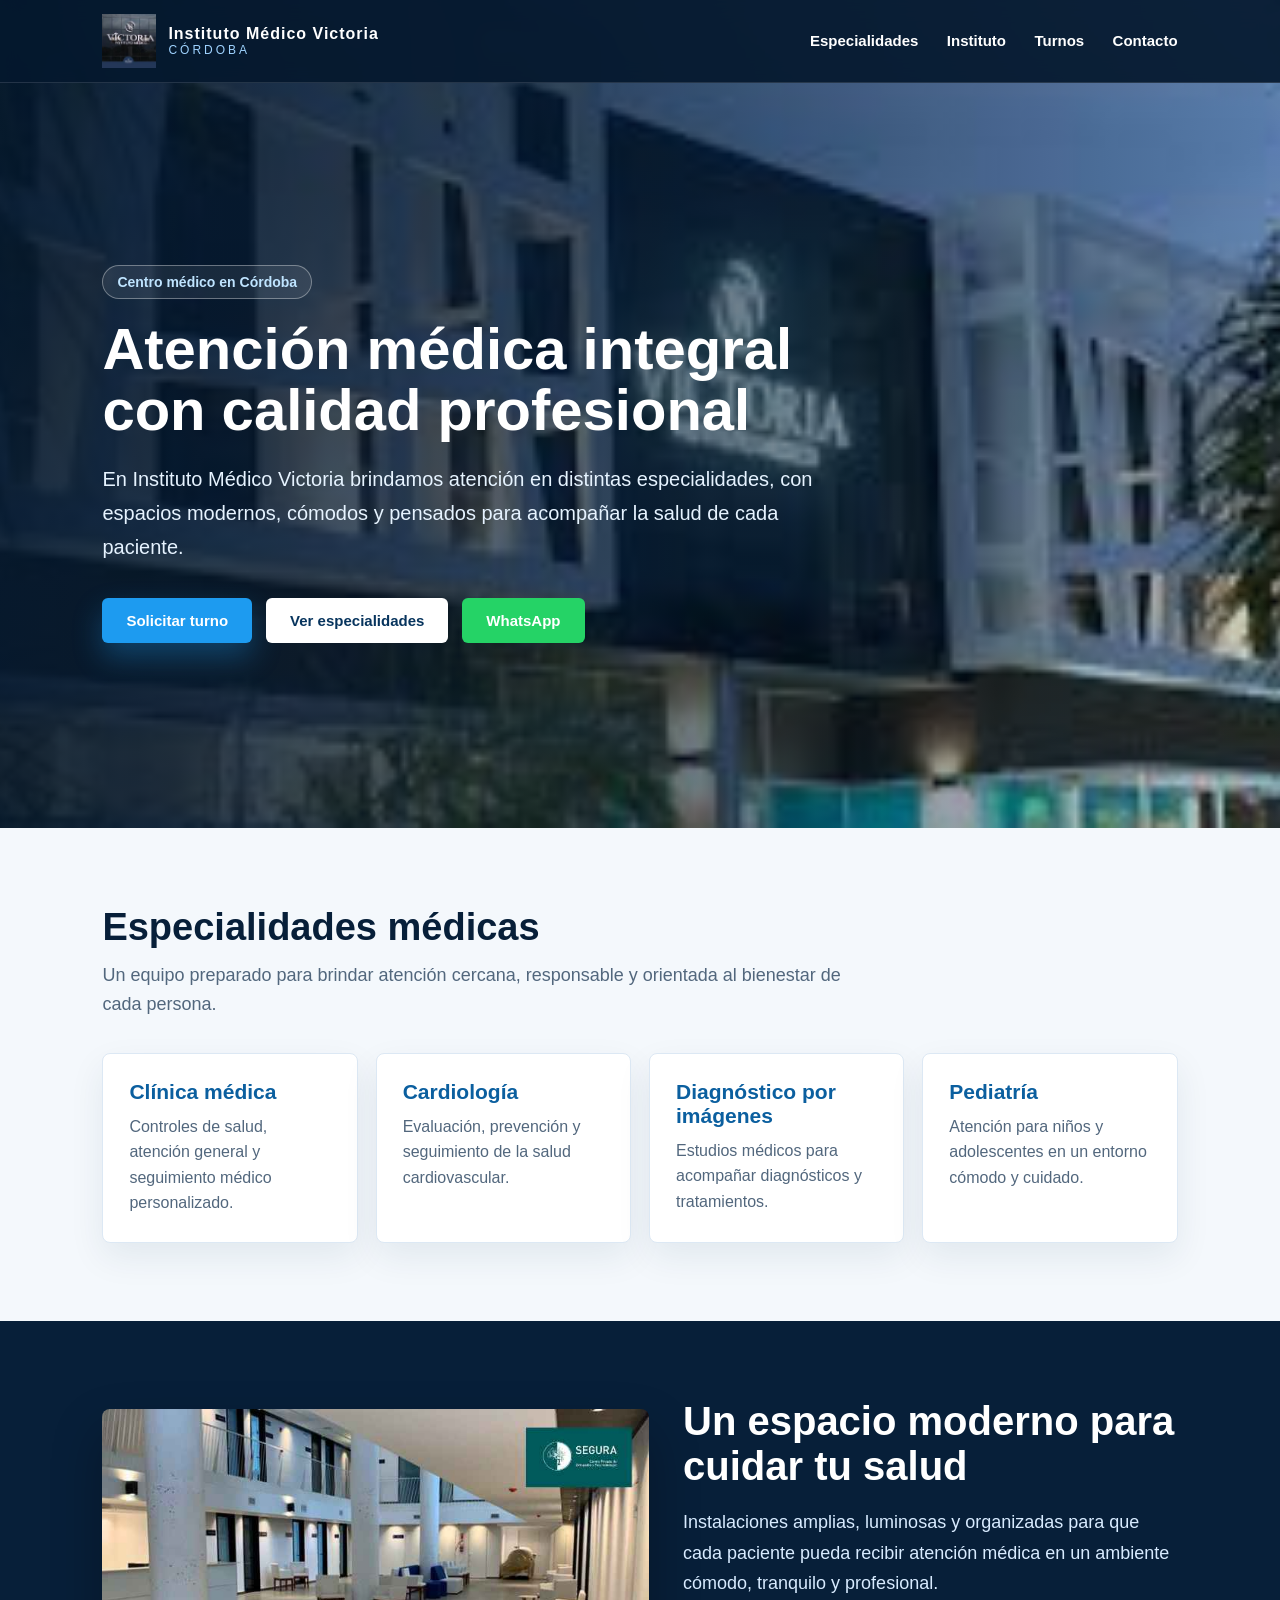
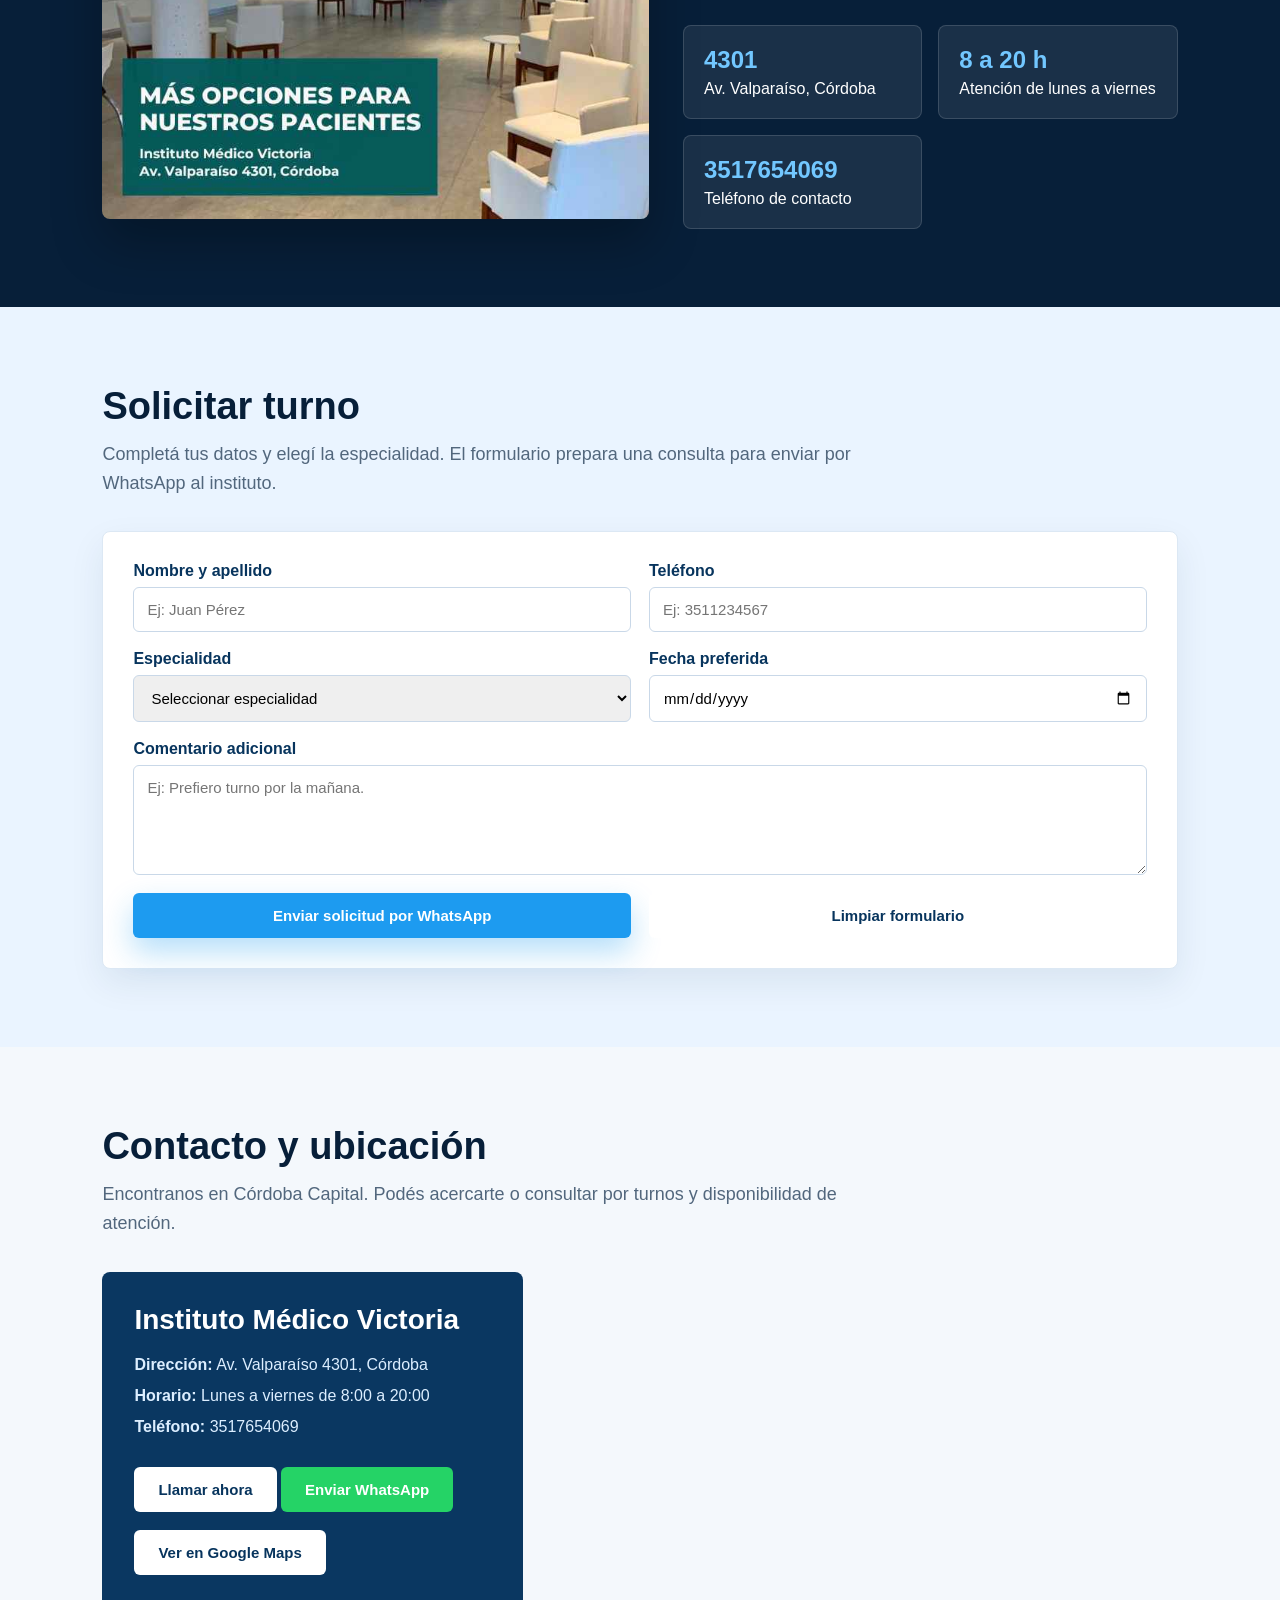
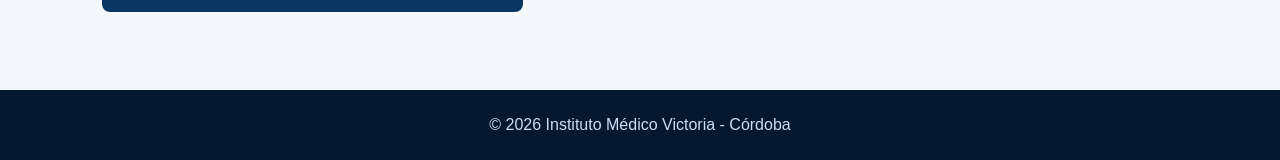
<file: proyectowebjcc}/victoria.html>
<!DOCTYPE html>
<html lang="es">
<head>
  <meta charset="UTF-8" />
  <meta name="viewport" content="width=device-width, initial-scale=1.0" />
  <title>Instituto Médico Victoria</title>

  <style>
    * {
      box-sizing: border-box;
      margin: 0;
      padding: 0;
    }

    html {
      scroll-behavior: smooth;
    }

    body {
      font-family: "Segoe UI", Arial, sans-serif;
      color: #102033;
      background: #f4f8fc;
    }

    header {
      position: fixed;
      top: 0;
      width: 100%;
      z-index: 10;
      padding: 14px 8%;
      display: flex;
      justify-content: space-between;
      align-items: center;
      background: rgba(5, 24, 46, 0.92);
      backdrop-filter: blur(10px);
      border-bottom: 1px solid rgba(255,255,255,0.12);
      transition: 0.3s;
    }

    header.scrolled {
      padding: 9px 8%;
      background: rgba(3, 18, 34, 0.97);
      box-shadow: 0 12px 30px rgba(0,0,0,0.25);
    }

    .marca {
      display: flex;
      align-items: center;
      gap: 12px;
      color: white;
      font-weight: 800;
      letter-spacing: 1px;
    }

    .marca img {
      height: 54px;
      width: auto;
      display: block;
    }

    .marca-texto span {
      display: block;
      font-size: 12px;
      font-weight: 500;
      letter-spacing: 3px;
      color: #9fd3ff;
    }

    nav a {
      color: white;
      text-decoration: none;
      margin-left: 24px;
      font-weight: 600;
      font-size: 15px;
    }

    nav a:hover {
      color: #72c7ff;
    }

    .hero {
      min-height: 92vh;
      padding: 150px 8% 70px;
      display: flex;
      align-items: center;
      background:
        linear-gradient(90deg, rgba(4, 24, 46, 0.92), rgba(4, 24, 46, 0.62), rgba(4, 24, 46, 0.18)),
        url("fachada-victoria.jpg");
      background-size: cover;
      background-position: center;
      color: white;
    }

    .hero-contenido {
      max-width: 720px;
    }

    .etiqueta {
      display: inline-block;
      padding: 8px 14px;
      margin-bottom: 20px;
      border: 1px solid rgba(255,255,255,0.35);
      border-radius: 999px;
      color: #bfe4ff;
      background: rgba(255,255,255,0.08);
      font-weight: 700;
      font-size: 14px;
    }

    h1 {
      font-size: 58px;
      line-height: 1.05;
      margin-bottom: 22px;
    }

    .hero p {
      font-size: 20px;
      line-height: 1.7;
      margin-bottom: 34px;
      color: #e6f3ff;
    }

    .acciones {
      display: flex;
      gap: 14px;
      flex-wrap: wrap;
    }

    .btn {
      padding: 14px 24px;
      border-radius: 6px;
      text-decoration: none;
      font-weight: 800;
      transition: 0.2s;
      display: inline-block;
      border: none;
      cursor: pointer;
      font-size: 15px;
    }

    .btn-principal {
      background: #1d9bf0;
      color: white;
      box-shadow: 0 14px 30px rgba(29, 155, 240, 0.32);
    }

    .btn-principal:hover {
      background: #0b86d8;
      transform: translateY(-2px);
    }

    .btn-secundario {
      background: white;
      color: #07345d;
    }

    .btn-secundario:hover {
      background: #dff2ff;
      transform: translateY(-2px);
    }

    .btn-whatsapp {
      background: #25d366;
      color: white;
    }

    .btn-whatsapp:hover {
      background: #1eb85a;
      transform: translateY(-2px);
    }

    section {
      padding: 78px 8%;
    }

    .titulo {
      max-width: 760px;
      margin-bottom: 34px;
    }

    .titulo h2 {
      font-size: 38px;
      margin-bottom: 12px;
      color: #071f39;
    }

    .titulo p {
      font-size: 18px;
      color: #52677d;
      line-height: 1.6;
    }

    .cards {
      display: grid;
      grid-template-columns: repeat(auto-fit, minmax(230px, 1fr));
      gap: 18px;
    }

    .card {
      background: white;
      border: 1px solid #dce8f4;
      border-radius: 8px;
      padding: 26px;
      box-shadow: 0 14px 35px rgba(13, 45, 76, 0.08);
    }

    .card h3 {
      color: #0b5f9f;
      margin-bottom: 10px;
      font-size: 21px;
    }

    .card p {
      color: #52677d;
      line-height: 1.6;
    }

    .bloque-imagen {
      display: grid;
      grid-template-columns: 1.05fr 0.95fr;
      gap: 34px;
      align-items: center;
      background: #071f39;
      color: white;
    }

    .bloque-imagen img {
      width: 100%;
      border-radius: 8px;
      box-shadow: 0 24px 50px rgba(0,0,0,0.28);
      display: block;
    }

    .bloque-imagen h2 {
      font-size: 40px;
      margin-bottom: 18px;
    }

    .bloque-imagen p {
      color: #d8ebff;
      font-size: 18px;
      line-height: 1.7;
      margin-bottom: 22px;
    }

    .datos {
      display: grid;
      grid-template-columns: repeat(auto-fit, minmax(220px, 1fr));
      gap: 16px;
      margin-top: 26px;
    }

    .dato {
      padding: 20px;
      border-radius: 8px;
      background: rgba(255,255,255,0.08);
      border: 1px solid rgba(255,255,255,0.14);
    }

    .dato strong {
      display: block;
      font-size: 24px;
      color: #72c7ff;
      margin-bottom: 6px;
    }

    .turnos {
      background: #eaf4ff;
    }

    form {
      display: grid;
      grid-template-columns: repeat(2, 1fr);
      gap: 18px;
      background: white;
      padding: 30px;
      border-radius: 8px;
      border: 1px solid #dce8f4;
      box-shadow: 0 14px 35px rgba(13, 45, 76, 0.08);
    }

    .campo {
      display: flex;
      flex-direction: column;
      gap: 7px;
    }

    .campo.completo {
      grid-column: 1 / -1;
    }

    label {
      font-weight: 700;
      color: #07345d;
    }

    input,
    select,
    textarea {
      padding: 13px;
      border: 1px solid #c9d8e8;
      border-radius: 6px;
      font-family: inherit;
      font-size: 15px;
      outline: none;
    }

    input:focus,
    select:focus,
    textarea:focus {
      border-color: #1d9bf0;
      box-shadow: 0 0 0 3px rgba(29, 155, 240, 0.14);
    }

    textarea {
      resize: vertical;
      min-height: 110px;
    }

    .mensaje-formulario {
      grid-column: 1 / -1;
      display: none;
      padding: 14px;
      border-radius: 6px;
      font-weight: 700;
    }

    .mensaje-formulario.ok {
      display: block;
      background: #d9fbe7;
      color: #116336;
      border: 1px solid #9ee6b8;
    }

    .mensaje-formulario.error {
      display: block;
      background: #ffe1e1;
      color: #8a1f1f;
      border: 1px solid #f2abab;
    }

    .contacto {
      display: grid;
      grid-template-columns: 0.8fr 1.2fr;
      gap: 24px;
    }

    .panel-contacto {
      background: #0a3761;
      color: white;
      padding: 32px;
      border-radius: 8px;
    }

    .panel-contacto h3 {
      font-size: 28px;
      margin-bottom: 20px;
    }

    .panel-contacto p {
      margin-bottom: 13px;
      color: #dceeff;
    }

    iframe {
      width: 100%;
      height: 340px;
      border: 0;
      border-radius: 8px;
    }

    footer {
      padding: 26px 8%;
      background: #04182e;
      color: #c9def2;
      text-align: center;
    }

    @media (max-width: 800px) {
      header {
        position: static;
        display: block;
      }

      .marca {
        margin-bottom: 12px;
      }

      nav a {
        display: inline-block;
        margin: 8px 14px 0 0;
      }

      .hero {
        min-height: auto;
        padding: 80px 8%;
      }

      h1 {
        font-size: 38px;
      }

      .hero p {
        font-size: 17px;
      }

      .bloque-imagen,
      .contacto,
      form {
        grid-template-columns: 1fr;
      }

      .bloque-imagen h2,
      .titulo h2 {
        font-size: 30px;
      }
    }
  </style>
</head>

<body>
  <header id="header">
    <div class="marca">
      <img src="logo-victoria.jpg" alt="Logo Instituto Médico Victoria">
      <div class="marca-texto">
        Instituto Médico Victoria
        <span>CÓRDOBA</span>
      </div>
    </div>

    <nav>
      <a href="#especialidades">Especialidades</a>
      <a href="#instituto">Instituto</a>
      <a href="#turnos">Turnos</a>
      <a href="#contacto">Contacto</a>
    </nav>
  </header>

  <main>
    <section class="hero">
      <div class="hero-contenido">
        <span class="etiqueta">Centro médico en Córdoba</span>
        <h1>Atención médica integral con calidad profesional</h1>
        <p>
          En Instituto Médico Victoria brindamos atención en distintas especialidades,
          con espacios modernos, cómodos y pensados para acompañar la salud de cada paciente.
        </p>

        <div class="acciones">
          <a class="btn btn-principal" href="#turnos">Solicitar turno</a>
          <a class="btn btn-secundario" href="#especialidades">Ver especialidades</a>
          <a class="btn btn-whatsapp" href="https://wa.me/543517654069" target="_blank">WhatsApp</a>
        </div>
      </div>
    </section>

    <section id="especialidades">
      <div class="titulo">
        <h2>Especialidades médicas</h2>
        <p>
          Un equipo preparado para brindar atención cercana, responsable y orientada
          al bienestar de cada persona.
        </p>
      </div>

      <div class="cards">
        <div class="card">
          <h3>Clínica médica</h3>
          <p>Controles de salud, atención general y seguimiento médico personalizado.</p>
        </div>

        <div class="card">
          <h3>Cardiología</h3>
          <p>Evaluación, prevención y seguimiento de la salud cardiovascular.</p>
        </div>

        <div class="card">
          <h3>Diagnóstico por imágenes</h3>
          <p>Estudios médicos para acompañar diagnósticos y tratamientos.</p>
        </div>

        <div class="card">
          <h3>Pediatría</h3>
          <p>Atención para niños y adolescentes en un entorno cómodo y cuidado.</p>
        </div>
      </div>
    </section>

    <section id="instituto" class="bloque-imagen">
      <img src="interior-victoria.jpg" alt="Interior del Instituto Médico Victoria">

      <div>
        <h2>Un espacio moderno para cuidar tu salud</h2>
        <p>
          Instalaciones amplias, luminosas y organizadas para que cada paciente
          pueda recibir atención médica en un ambiente cómodo, tranquilo y profesional.
        </p>

        <div class="datos">
          <div class="dato">
            <strong>4301</strong>
            Av. Valparaíso, Córdoba
          </div>
          <div class="dato">
            <strong>8 a 20 h</strong>
            Atención de lunes a viernes
          </div>
          <div class="dato">
            <strong>3517654069</strong>
            Teléfono de contacto
          </div>
        </div>
      </div>
    </section>

    <section id="turnos" class="turnos">
      <div class="titulo">
        <h2>Solicitar turno</h2>
        <p>
          Completá tus datos y elegí la especialidad. El formulario prepara una consulta
          para enviar por WhatsApp al instituto.
        </p>
      </div>

      <form id="formTurno">
        <div class="campo">
          <label for="nombre">Nombre y apellido</label>
          <input type="text" id="nombre" placeholder="Ej: Juan Pérez">
        </div>

        <div class="campo">
          <label for="telefono">Teléfono</label>
          <input type="tel" id="telefono" placeholder="Ej: 3511234567">
        </div>

        <div class="campo">
          <label for="especialidad">Especialidad</label>
          <select id="especialidad">
            <option value="">Seleccionar especialidad</option>
            <option value="Clínica médica">Clínica médica</option>
            <option value="Cardiología">Cardiología</option>
            <option value="Diagnóstico por imágenes">Diagnóstico por imágenes</option>
            <option value="Pediatría">Pediatría</option>
          </select>
        </div>

        <div class="campo">
          <label for="fecha">Fecha preferida</label>
          <input type="date" id="fecha">
        </div>

        <div class="campo completo">
          <label for="mensaje">Comentario adicional</label>
          <textarea id="mensaje" placeholder="Ej: Prefiero turno por la mañana."></textarea>
        </div>

        <div id="mensajeFormulario" class="mensaje-formulario"></div>

        <button class="btn btn-principal" type="submit">Enviar solicitud por WhatsApp</button>
        <button class="btn btn-secundario" type="button" id="limpiarFormulario">Limpiar formulario</button>
      </form>
    </section>

    <section id="contacto">
      <div class="titulo">
        <h2>Contacto y ubicación</h2>
        <p>
          Encontranos en Córdoba Capital. Podés acercarte o consultar por turnos
          y disponibilidad de atención.
        </p>
      </div>

      <div class="contacto">
        <div class="panel-contacto">
          <h3>Instituto Médico Victoria</h3>
          <p><strong>Dirección:</strong> Av. Valparaíso 4301, Córdoba</p>
          <p><strong>Horario:</strong> Lunes a viernes de 8:00 a 20:00</p>
          <p><strong>Teléfono:</strong> 3517654069</p>

          <br>

          <a class="btn btn-secundario" href="tel:3517654069">Llamar ahora</a>
          <a class="btn btn-whatsapp" href="https://wa.me/543517654069" target="_blank">Enviar WhatsApp</a>

          <br><br>

          <a
            class="btn btn-secundario"
            href="https://www.google.com/maps/search/?api=1&query=Av.+Valparaiso+4301+Cordoba"
            target="_blank">
            Ver en Google Maps
          </a>
        </div>

        <iframe
          src="https://www.google.com/maps?q=Av.%20Valparaiso%204301%20Cordoba&output=embed"
          loading="lazy">
        </iframe>
      </div>
    </section>
  </main>

  <footer>
    <p>© 2026 Instituto Médico Victoria - Córdoba</p>
  </footer>

  <script>
    const header = document.getElementById("header");
    const formTurno = document.getElementById("formTurno");
    const mensajeFormulario = document.getElementById("mensajeFormulario");
    const limpiarFormulario = document.getElementById("limpiarFormulario");

    window.addEventListener("scroll", function () {
      if (window.scrollY > 40) {
        header.classList.add("scrolled");
      } else {
        header.classList.remove("scrolled");
      }
    });

    formTurno.addEventListener("submit", function (event) {
      event.preventDefault();

      const nombre = document.getElementById("nombre").value.trim();
      const telefono = document.getElementById("telefono").value.trim();
      const especialidad = document.getElementById("especialidad").value;
      const fecha = document.getElementById("fecha").value;
      const mensaje = document.getElementById("mensaje").value.trim();

      if (nombre === "" || telefono === "" || especialidad === "" || fecha === "") {
        mostrarMensaje("Por favor completá nombre, teléfono, especialidad y fecha preferida.", "error");
        return;
      }

      if (telefono.length < 8) {
        mostrarMensaje("Ingresá un teléfono válido.", "error");
        return;
      }

      const textoWhatsApp =
        "Hola, quiero solicitar un turno en Instituto Médico Victoria.%0A%0A" +
        "Nombre: " + encodeURIComponent(nombre) + "%0A" +
        "Teléfono: " + encodeURIComponent(telefono) + "%0A" +
        "Especialidad: " + encodeURIComponent(especialidad) + "%0A" +
        "Fecha preferida: " + encodeURIComponent(fecha) + "%0A" +
        "Comentario: " + encodeURIComponent(mensaje || "Sin comentario adicional");

      mostrarMensaje("Solicitud preparada. Se abrirá WhatsApp para enviar el mensaje.", "ok");

      setTimeout(function () {
        window.open("https://wa.me/543517654069?text=" + textoWhatsApp, "_blank");
      }, 700);
    });

    limpiarFormulario.addEventListener("click", function () {
      formTurno.reset();
      mensajeFormulario.className = "mensaje-formulario";
      mensajeFormulario.textContent = "";
    });

    function mostrarMensaje(texto, tipo) {
      mensajeFormulario.textContent = texto;
      mensajeFormulario.className = "mensaje-formulario " + tipo;
    }
  </script>
</body>
</html>
</file>
<file: estiloproyecto1.css>
h1{
    color: red;
    text-align: center;
    text-shadow: 2px 2px 3px black;
}
#contenedor1 {
    font-family: cursive;
    font-size: 25px;
    color: blueviolet;
    text-shadow: 2px 2px 3px black;
    text-align: center;
    background-image: url(pexels-alex-dos-santos-305643819-31662498.jpg);
    background-size: cover;
    width: 100%;
    height: 800px;
    padding-top: 40px;
}
.CONTENEDOR1 {
    text-align: center;
    font-family:Georgia, 'Times New Roman', Times, serif;
    font-size: 12px;
border: solid black;
width: 400px;
height: 400px;
background-image: url(pexels-diego-cancino-467067322-34915635.jpg);
background-size: cover;
color: white;
display: inline-table;
}
body {
    background-color: whitesmoke;
}
#resultado3 {
    font-family: 'Trebuchet MS', 'Lucida Sans Unicode', 'Lucida Grande', 'Lucida Sans', Arial, sans-serif;
    font-size: 25px;
    color: greenyellow;
}
#resultado4 {
    font-family: 'Trebuchet MS', 'Lucida Sans Unicode', 'Lucida Grande', 'Lucida Sans', Arial, sans-serif;
    font-size: 50px;
    color: red;
}
</file>
<file: estilos.css>
h1{
    color: darkorange;
    text-align: center;
    font-size: 25px;
    text-shadow: 2px 2px 3px black;
}
.puto3 {
    color: darkorange;

}
.puto2 {
    color: darkorange;
}
.clase1 {
    text-align: center;
    font-family:Georgia, 'Times New Roman', Times, serif;
    font-size: 25px;
    background-image:url(/pexels-afatihdagli-30180753.jpg);
    width: 100%;
    height: 800px;
    background-size: cover;
    padding-top: 50px;

}
.contenedor3 {
    border: solid white;
    width: 400px;
    height: 650px;
    text-align: center;
padding-top: 30px;
background-image: url(/5a5647b6-5d54-42b1-af81-b06f5178c64a.png);
background-size: cover;
color: white;
}
body{
    background-color: black;
}
</file>
